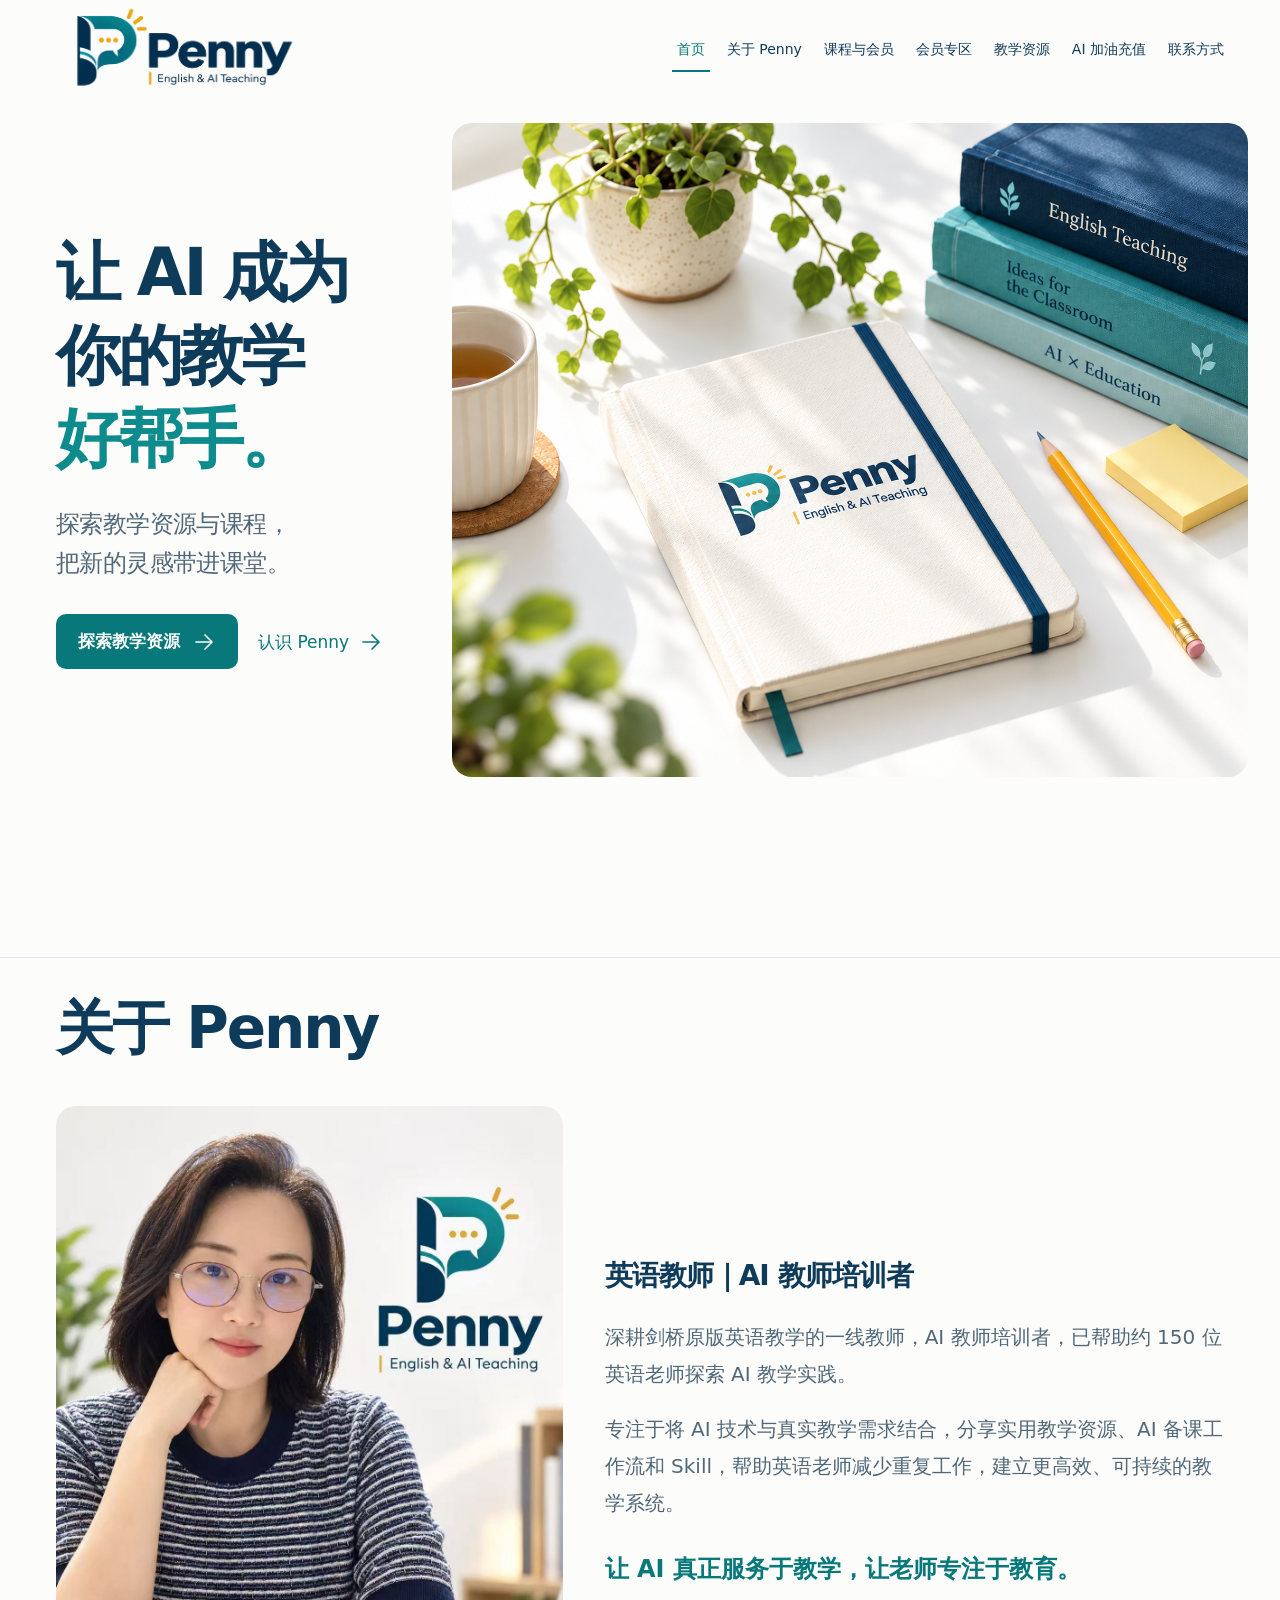
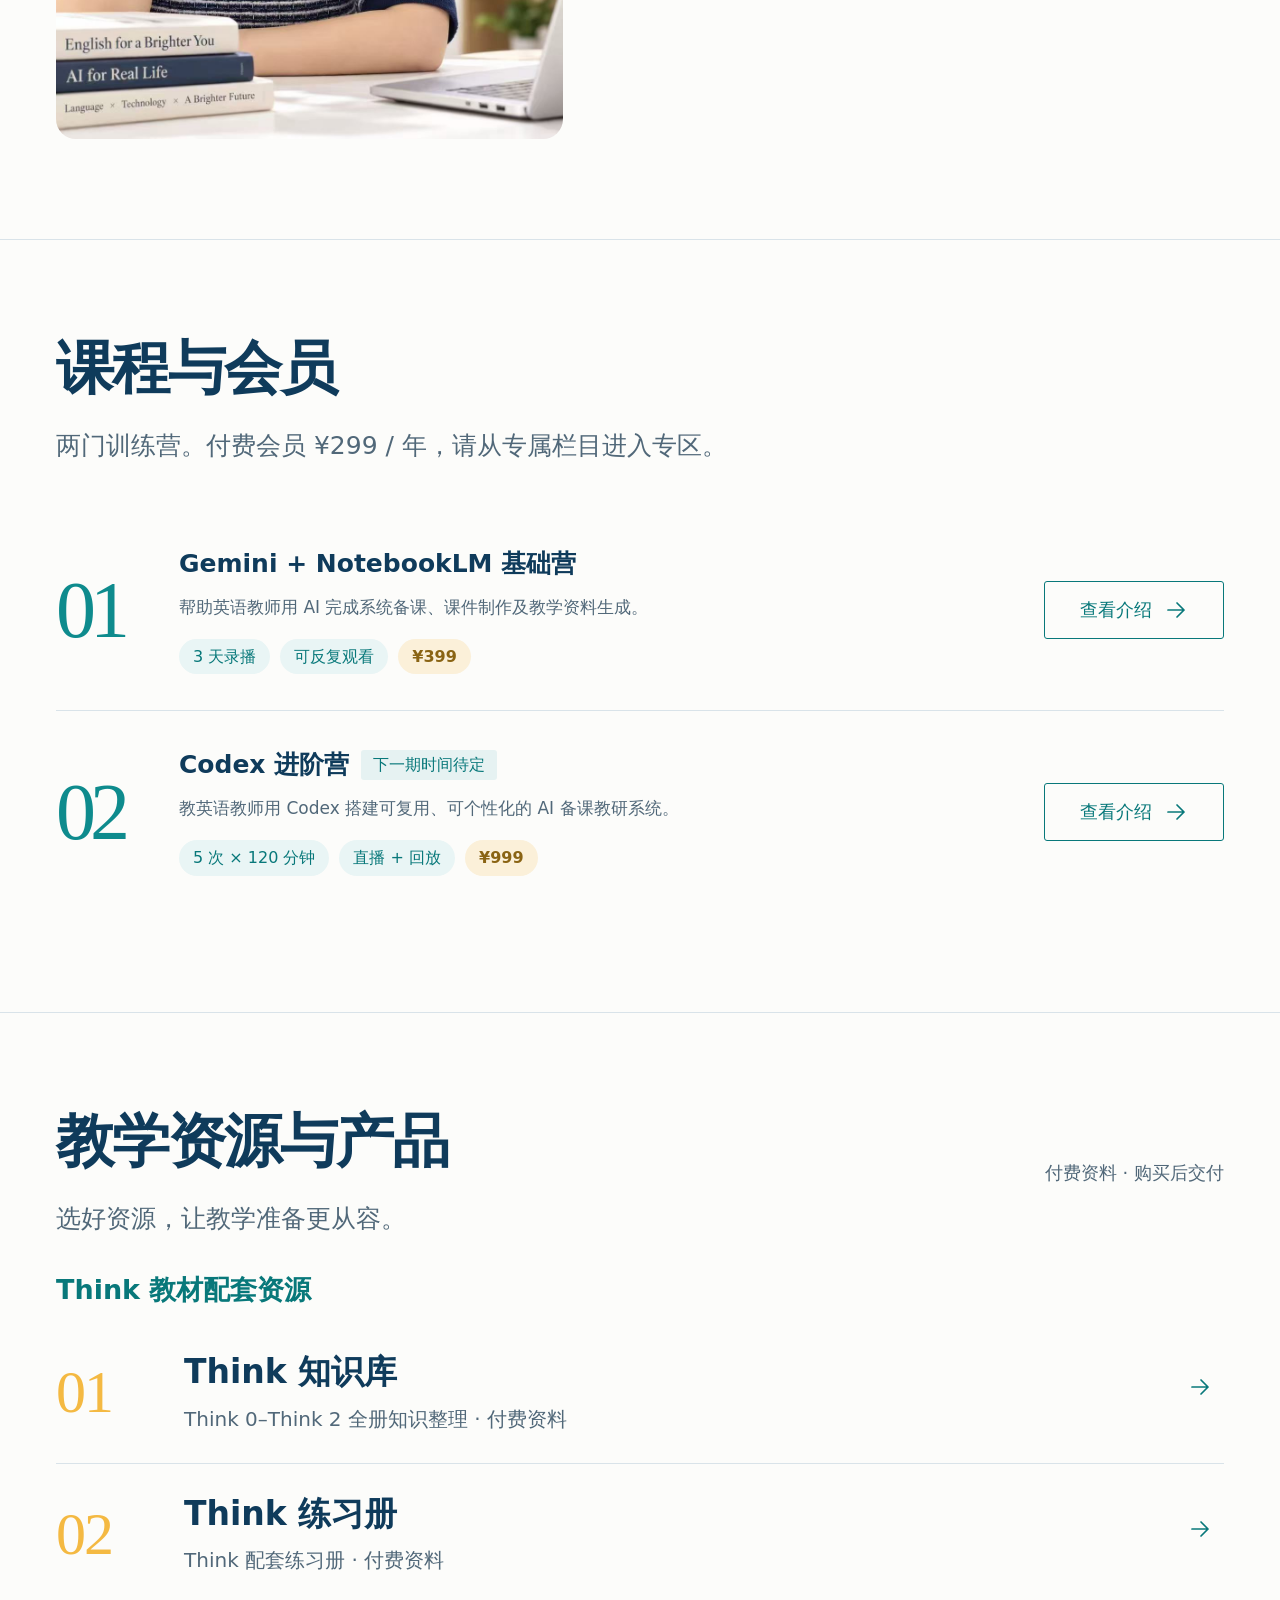
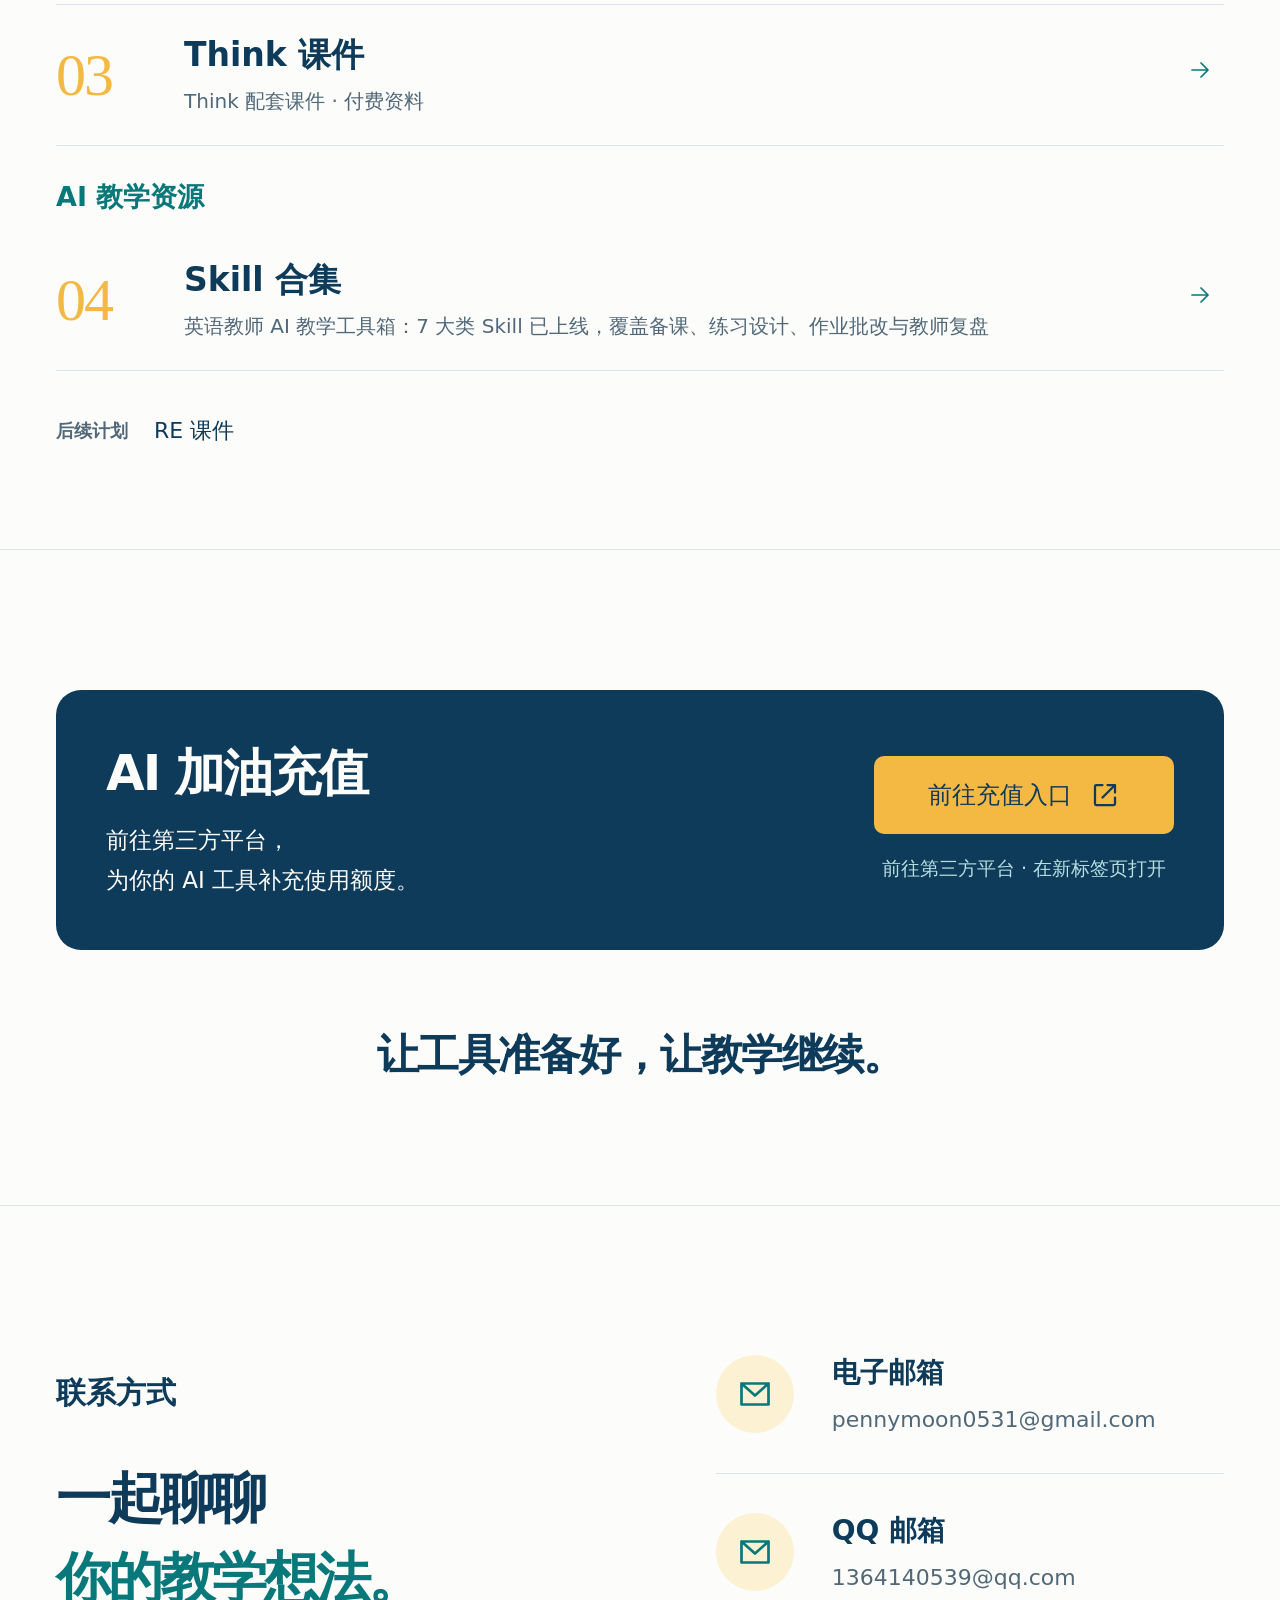
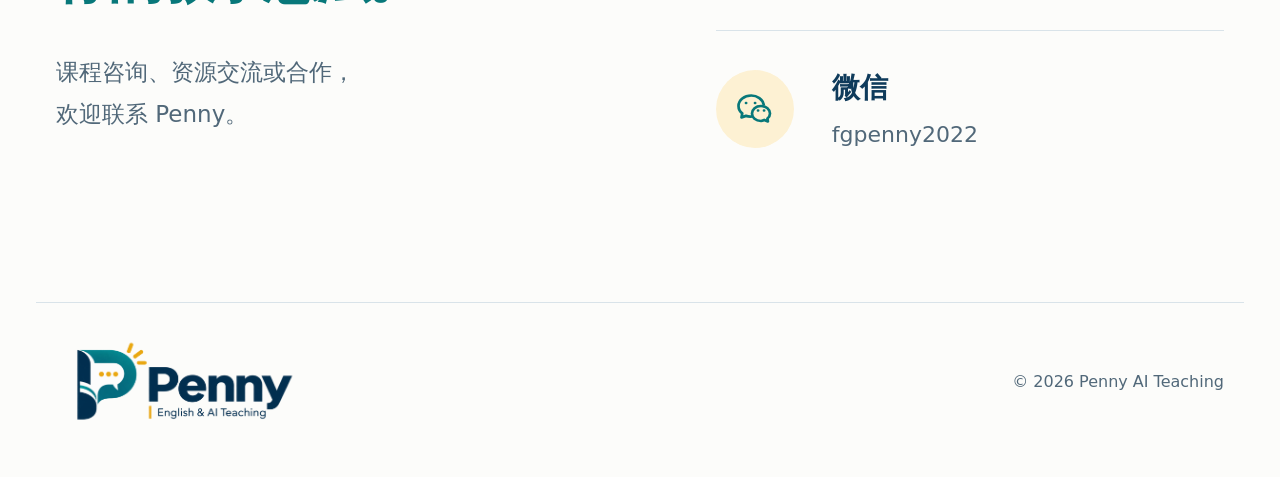
<file: index.html>
<!doctype html>
<html lang="zh-CN">
<head>
  <meta charset="UTF-8">
  <meta name="viewport" content="width=device-width, initial-scale=1">
  <meta name="theme-color" content="#FCFCFA">
  <meta name="description" content="Penny AI Teaching：面向教师的个人网站，探索教学资源、课程与 AI 实践思路。">
  <title>Penny AI Teaching｜让 AI 成为你的教学好帮手</title>
  <link rel="icon" href="assets/logo-monogram.png" type="image/png">
  <link rel="stylesheet" href="styles.css">
  <script src="site-content.js" defer></script>
  <script src="app.js" defer></script>
</head>
<body>
  <a class="skip-link" href="#main">跳到主要内容</a>
  <header class="site-header">
    <div class="header-inner container">
      <a class="wordmark" href="index.html" aria-label="Penny AI Teaching 首页">
        <img class="brand-logo" src="assets/logo-horizontal.png" alt="Penny · English &amp; AI Teaching" width="1984" height="768">
        <span class="mobile-brand" aria-hidden="true"><img src="assets/logo-monogram.png" alt="" width="64" height="64"><span><strong>Penny</strong><small>English &amp; AI Teaching</small></span></span>
      </a>
      <button class="menu-toggle" type="button" aria-expanded="false" aria-controls="main-nav" aria-label="打开导航菜单">
        <svg class="menu-open-icon" viewBox="0 0 24 24" aria-hidden="true"><path d="M4 7h16M4 12h16M4 17h16"/></svg>
        <svg class="menu-close-icon" viewBox="0 0 24 24" aria-hidden="true"><path d="m6 6 12 12M18 6 6 18"/></svg>
      </button>
      <nav id="main-nav" class="main-nav" aria-label="主要导航">
        <a href="#home" aria-current="location">首页</a>
        <a href="#about">关于 Penny</a>
        <a href="#courses">课程与会员</a>
        <a href="membership.html">会员专区</a>
        <a href="#resources">教学资源</a>
        <a href="#recharge">AI 加油充值</a>
        <a href="#contact">联系方式</a>
      </nav>
    </div>
  </header>

  <main id="main">
    <section id="home" class="hero" aria-labelledby="hero-title">
      <div class="hero-copy">
        <h1 id="hero-title">让 AI 成为<br>你的教学<br><span>好帮手。</span></h1>
        <p>探索教学资源与课程，<br>把新的灵感带进课堂。</p>
        <div class="hero-actions">
          <a class="button button-primary" href="#resources">探索教学资源 <svg class="icon" viewBox="0 0 24 24" aria-hidden="true"><path d="M4 12h16m-7-7 7 7-7 7"/></svg></a>
          <a class="text-link" href="#about">认识 Penny <svg class="icon" viewBox="0 0 24 24" aria-hidden="true"><path d="M4 12h16m-7-7 7 7-7 7"/></svg></a>
        </div>
      </div>
      <figure class="hero-media">
        <img src="assets/hero-brand.png" alt="印有 Penny 英语与 AI 教学 Logo 的笔记本、海军蓝与青绿书籍、金色铅笔和植物组成的品牌场景" width="1383" height="1137" fetchpriority="high">
      </figure>
    </section>

    <section id="about" class="section section-about" aria-labelledby="about-title">
      <div class="container">
        <h2 id="about-title" class="section-title">关于 Penny</h2>
        <div class="about-layout">
          <div class="about-brand about-photo"><img class="about-portrait" src="assets/penny-portrait.jpg" alt="Penny 个人形象图" width="1122" height="1402" loading="lazy"></div>
          <div class="about-copy">
            <h3 id="about-role" class="about-role">英语教师｜AI 教师培训者</h3>
            <div id="about-text">
              <p>深耕剑桥原版英语教学的一线教师，AI 教师培训者，已帮助约 150 位英语老师探索 AI 教学实践。</p>
              <p>专注于将 AI 技术与真实教学需求结合，分享实用教学资源、AI 备课工作流和 Skill，帮助英语老师减少重复工作，建立更高效、可持续的教学系统。</p>
            </div>
            <p id="about-motto" class="about-motto">让 AI 真正服务于教学，让老师专注于教育。</p>
          </div>
        </div>
      </div>
    </section>

    <section id="courses" class="section section-courses" aria-labelledby="courses-title">
      <div class="container">
        <h2 id="courses-title" class="section-title">课程与会员</h2>
        <p id="course-note" class="section-description">两门训练营。付费会员 ¥299 / 年，请从专属栏目进入专区。</p>
        <ol id="course-list" class="course-list" aria-label="课程列表"></ol>
        <noscript><p>Gemini + notebook 基础营、Codex 进阶营。<a href="membership.html">前往会员专区</a>。请启用 JavaScript 查看课程介绍。</p></noscript>
      </div>
    </section>

    <section id="resources" class="section" aria-labelledby="resources-title">
      <div class="container">
        <div class="section-heading">
          <div><h2 id="resources-title" class="section-title">教学资源与产品</h2><p class="section-description">选好资源，让教学准备更从容。</p></div>
          <span id="resource-status" class="section-note">产品链接待补充</span>
        </div>
        <div id="resource-groups"></div>
        <div class="resource-group">
          <h3 id="ai-resources-title" class="resource-group-title">AI 教学资源</h3>
          <ul id="resource-list" class="resource-list" aria-labelledby="ai-resources-title"></ul>
        </div>
        <div class="future-products"><h3>后续计划</h3><p id="planned-resources">RE 课件</p></div>
        <noscript><p>Think 教材配套资源：Think 知识库（包含 Think 0–Think 2）、Think 练习册、Think 课件。另有 Skill 合集与使用录播。资料入口待补充。</p></noscript>
      </div>
    </section>

    <section id="recharge" class="section section-recharge" aria-labelledby="recharge-title">
      <div class="container">
        <div class="recharge-band">
          <div><h2 id="recharge-title">AI 加油充值</h2><p>前往第三方平台，<br>为你的 AI 工具补充使用额度。</p></div>
          <div class="recharge-action">
            <div id="recharge-link-slot"></div>
            <p id="recharge-status">前往第三方平台 · 在新标签页打开</p>
          </div>
        </div>
        <p class="recharge-bottom">让工具准备好，让教学继续。</p>
      </div>
    </section>

    <section id="contact" class="section section-contact" aria-labelledby="contact-title">
      <div class="container contact-layout">
        <div class="contact-copy">
          <h2 id="contact-title" class="contact-label">联系方式</h2>
          <h3>一起聊聊<br><span>你的教学想法。</span></h3>
          <p>课程咨询、资源交流或合作，<br>欢迎联系 Penny。</p>
        </div>
        <ul id="contact-list" class="contact-list" aria-label="联系方式列表"></ul>
      </div>
    </section>
  </main>

  <footer class="site-footer">
    <div class="footer-inner">
      <a class="wordmark" href="index.html" aria-label="返回 Penny AI Teaching 首页"><img class="brand-logo" src="assets/logo-horizontal.png" alt="Penny · English &amp; AI Teaching" width="1984" height="768" loading="lazy"></a>
      <p>© 2026 Penny AI Teaching</p>
    </div>
  </footer>

  <dialog id="information-dialog" aria-labelledby="dialog-title">
    <div class="dialog-header"><h2 id="dialog-title"></h2><button id="dialog-close" type="button" class="icon-button" aria-label="关闭"><svg viewBox="0 0 24 24" aria-hidden="true"><path d="m6 6 12 12M18 6 6 18"/></svg></button></div>
    <p id="dialog-message"></p>
    <button type="button" id="dialog-ok" class="button button-primary">知道了</button>
  </dialog>
</body>
</html>
</file>
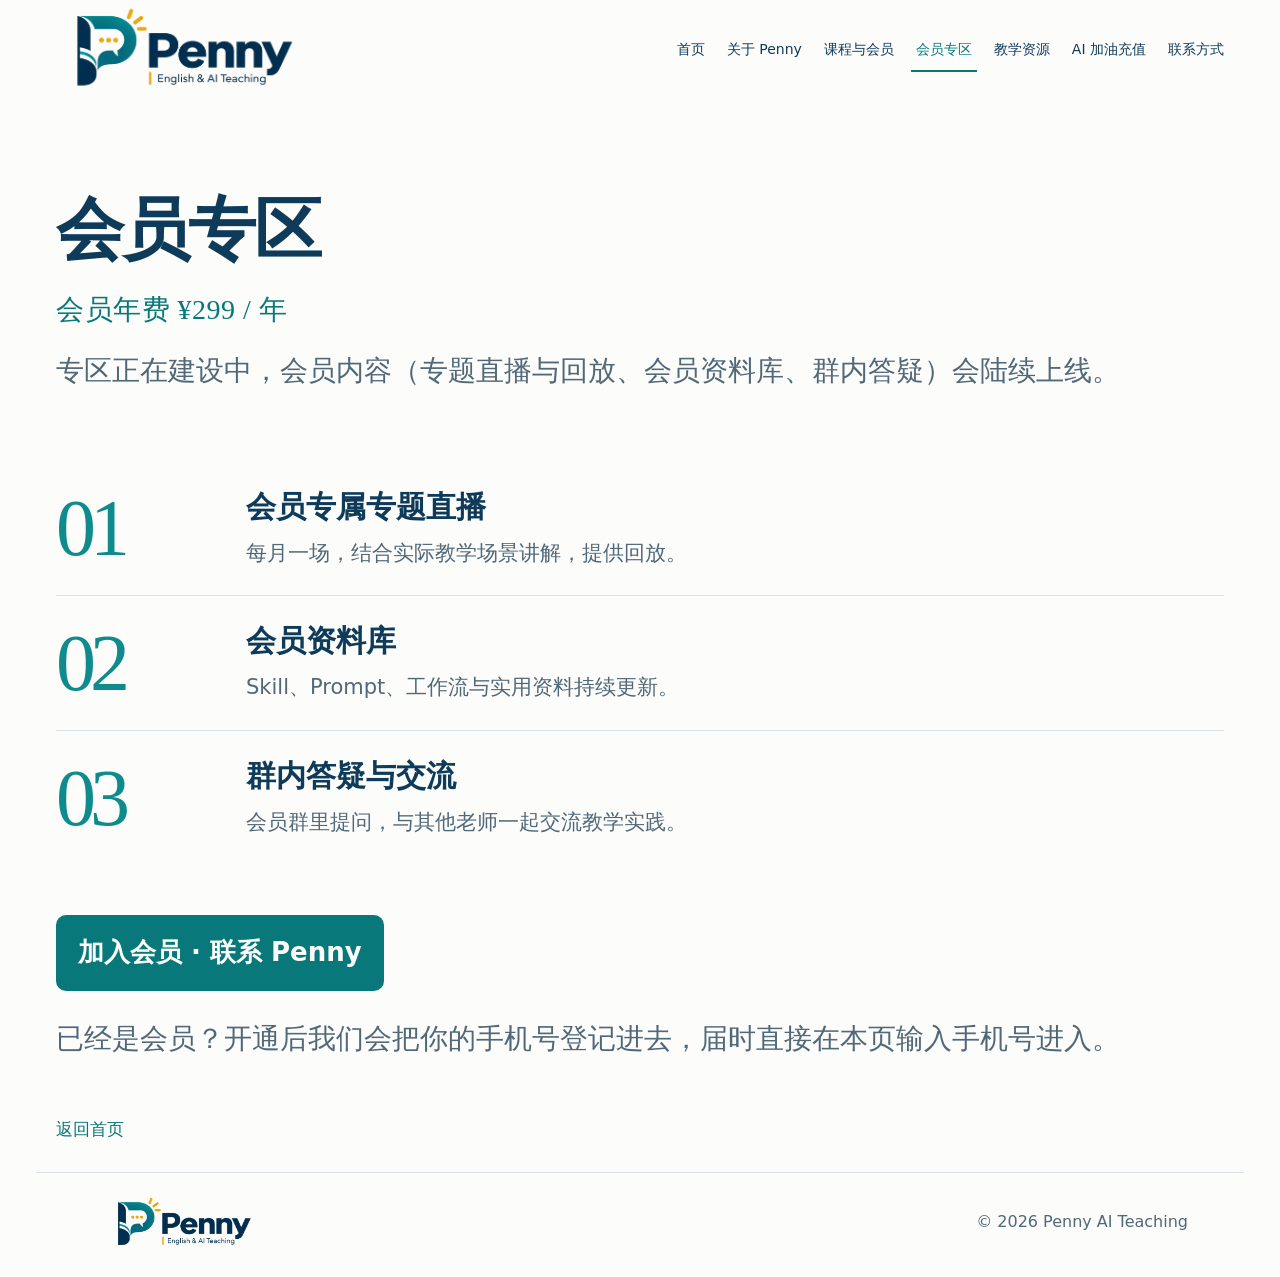
<file: membership.html>
<!doctype html>
<html lang="zh-CN">
<head>
  <meta charset="UTF-8">
  <meta name="viewport" content="width=device-width, initial-scale=1">
  <meta name="theme-color" content="#FCFCFA">
  <meta name="robots" content="noindex">
  <title>会员专区｜Penny AI Teaching</title>
  <link rel="icon" href="assets/logo-monogram.png" type="image/png">
  <link rel="stylesheet" href="styles.css">
  <script src="site-content.js" defer></script>
  <script src="app.js" defer></script>
</head>
<body>
  <a class="skip-link" href="#main">跳到主要内容</a>
  <header class="site-header">
    <div class="header-inner container">
      <a class="wordmark" href="index.html" aria-label="Penny AI Teaching 首页">
        <img class="brand-logo" src="assets/logo-horizontal.png" alt="Penny · English &amp; AI Teaching" width="1984" height="768">
        <span class="mobile-brand" aria-hidden="true"><img src="assets/logo-monogram.png" alt="" width="64" height="64"><span><strong>Penny</strong><small>English &amp; AI Teaching</small></span></span>
      </a>
      <button class="menu-toggle" type="button" aria-expanded="false" aria-controls="main-nav" aria-label="打开导航菜单">
        <svg class="menu-open-icon" viewBox="0 0 24 24" aria-hidden="true"><path d="M4 7h16M4 12h16M4 17h16"/></svg>
        <svg class="menu-close-icon" viewBox="0 0 24 24" aria-hidden="true"><path d="m6 6 12 12M18 6 6 18"/></svg>
      </button>
      <nav id="main-nav" class="main-nav" aria-label="主要导航">
        <a href="index.html#home">首页</a>
        <a href="index.html#about">关于 Penny</a>
        <a href="index.html#courses">课程与会员</a>
        <a href="membership.html" aria-current="page">会员专区</a>
        <a href="index.html#resources">教学资源</a>
        <a href="index.html#recharge">AI 加油充值</a>
        <a href="index.html#contact">联系方式</a>
      </nav>
    </div>
  </header>
  <main id="main" class="membership-page container">
    <h1 id="member-title">会员专区</h1>
    <p class="member-price">会员年费 ¥299 / 年</p>
    <p class="member-description">专区正在建设中，会员内容（专题直播与回放、会员资料库、群内答疑）会陆续上线。</p>

    <div class="member-gate">
      <ol class="member-benefits" aria-label="会员权益">
        <li class="benefit-row"><span class="course-number">01</span><div><h2 class="benefit-title">会员专属专题直播</h2><p class="benefit-description">每月一场，结合实际教学场景讲解，提供回放。</p></div></li>
        <li class="benefit-row"><span class="course-number">02</span><div><h2 class="benefit-title">会员资料库</h2><p class="benefit-description">Skill、Prompt、工作流与实用资料持续更新。</p></div></li>
        <li class="benefit-row"><span class="course-number">03</span><div><h2 class="benefit-title">群内答疑与交流</h2><p class="benefit-description">会员群里提问，与其他老师一起交流教学实践。</p></div></li>
      </ol>
      <div class="member-actions">
        <a class="button button-primary" href="index.html#contact">加入会员 · 联系 Penny</a>
      </div>
      <p class="member-description" style="margin-top:26px">已经是会员？开通后我们会把你的手机号登记进去，届时直接在本页输入手机号进入。</p>
      <a class="text-link member-back" href="index.html">返回首页</a>
    </div>
    <noscript><p>请启用 JavaScript 以正常浏览本站。</p></noscript>
  </main>
  <footer class="site-footer member-footer"><div class="footer-inner container"><a class="wordmark" href="index.html" aria-label="返回 Penny AI Teaching 首页"><img class="brand-logo" src="assets/logo-horizontal.png" alt="Penny · English &amp; AI Teaching" width="1984" height="768"></a><p>© 2026 Penny AI Teaching</p></div></footer>
  <dialog id="information-dialog" aria-labelledby="dialog-title"><div class="dialog-header"><h2 id="dialog-title"></h2><button id="dialog-close" type="button" class="icon-button" aria-label="关闭"><svg viewBox="0 0 24 24" aria-hidden="true"><path d="m6 6 12 12M18 6 6 18"/></svg></button></div><p id="dialog-message"></p><button id="dialog-ok" type="button" class="button button-primary">知道了</button></dialog>
</body>
</html>
</file>
<file: styles.css>
:root{
  --paper:#fcfcfa;--ink:#0f3b5b;--muted:#516879;--green:#08787a;--teal:#0e8b8d;
  --mint:#e9f5f5;--yellow:#f4b942;--line:#d9e3e9;--gold:#f4b942;
  --body:"Nunito","Microsoft YaHei","PingFang SC","Noto Sans CJK SC",system-ui,sans-serif;
  --serif:Georgia,"Times New Roman",serif;--header-height:96px;
}
*{box-sizing:border-box}[hidden]{display:none!important}html{scroll-behavior:auto;scroll-padding-top:112px}body{margin:0;background:var(--paper);color:var(--ink);font-family:var(--body);-webkit-font-smoothing:antialiased;line-height:1.65}
button,a{-webkit-tap-highlight-color:transparent}button,input,summary{font:inherit}button{cursor:pointer}button,a,summary{touch-action:manipulation}
a{color:inherit;text-decoration:none}button{color:inherit}button:disabled{cursor:default}
svg{display:block}figure,p,h1,h2,h3{margin:0}ul,ol{margin:0;padding:0;list-style:none}
:focus-visible{outline:3px solid #b58c26;outline-offset:6px;border-radius:3px}
.container{width:calc(100% - 256px);max-width:1280px;margin-inline:auto}
.skip-link{position:fixed;top:12px;left:20px;z-index:100;background:var(--green);color:white;padding:12px 20px;transform:translateY(-160%)}
.skip-link:focus{transform:none}
.site-header{height:var(--header-height);position:sticky;top:0;z-index:20;background:var(--paper)}
.header-inner{height:100%;display:flex;align-items:center;justify-content:space-between;gap:40px}
.wordmark{display:inline-flex;flex-direction:column;align-items:center;flex-shrink:0;line-height:1}
.wordmark-name{font:700 48px/.9 var(--serif);letter-spacing:-2.4px}
.wordmark-sub{font:16px/1.25 var(--serif);letter-spacing:.45px;margin-top:4px}
.brand-logo{width:250px;height:94px;object-fit:contain;display:block}
.mobile-brand{display:none}
.main-nav{display:flex;align-items:center;gap:34px;padding-top:4px}
.main-nav a{font-size:16px;white-space:nowrap;position:relative;padding:10px 0}
.main-nav a::after{content:"";height:2px;background:var(--green);position:absolute;left:-5px;right:-5px;bottom:0;transform:scaleX(0);transition:transform .2s}
.main-nav a:hover,.main-nav a[aria-current]{color:var(--green)}
.main-nav a[aria-current]::after{transform:scaleX(1)}
.menu-toggle{display:none}.icon{width:24px;height:24px;flex-shrink:0;stroke:currentColor;stroke-width:1.7;fill:none;stroke-linecap:round;stroke-linejoin:round}
.hero{display:grid;grid-template-columns:440px minmax(0,1fr);gap:35px;margin:27px 36px 180px max(8.333333vw,calc((100vw - 1280px)/2));align-items:center;scroll-margin-top:12px}
.hero-copy{padding-bottom:0}.hero :is(h1,h2){font-size:80px;font-weight:700;line-height:1.28;letter-spacing:-3.5px}
.hero :is(h1,h2) span{color:var(--teal)}.hero-copy>p{font-size:28px;line-height:1.65;margin-top:33px;color:#516879;letter-spacing:-.6px}
.hero-actions{display:flex;align-items:center;gap:30px;margin-top:48px;flex-wrap:wrap}
.button{display:inline-flex;align-items:center;justify-content:center;gap:12px;padding:17px 27px;border-radius:10px;border:1px solid transparent;font-size:20px;font-weight:500;line-height:1.5;min-height:60px;transition:background .2s,color .2s,transform .2s}
.button:hover{transform:translateY(-2px)}.button-primary{background:var(--green);color:var(--paper);font-weight:600}.button-primary:hover{background:#06686a}
.text-link{display:inline-flex;align-items:center;gap:10px;color:var(--green);font-size:20px;white-space:nowrap}
.text-link:hover .icon{transform:translateX(3px)}.text-link .icon{transition:transform .2s}
.hero-media{margin:0;overflow:hidden;border-radius:20px;aspect-ratio:1383/1137}
.hero-media img{width:100%;height:100%;object-fit:cover;display:block}
.section{padding:94px 0 100px;border-top:1px solid var(--line);scroll-margin-top:0}
.section-about{padding-top:36px}
.section-title{font-size:68px;line-height:1.2;font-weight:700;letter-spacing:-2px}
.section-description{color:var(--muted);font-size:25px;line-height:1.6;margin-top:22px}
.section-heading{display:flex;gap:24px;justify-content:space-between;align-items:center}
.section-note{font-size:18px;color:var(--muted);white-space:nowrap}
.about-layout{display:grid;grid-template-columns:minmax(0,.9fr) minmax(0,1.1fr);gap:68px;margin-top:42px;align-items:center}
.about-brand{aspect-ratio:1.1;display:flex;align-items:center;justify-content:center;flex-direction:column;background:var(--mint);border-radius:28px;color:#0f3b5b}
.about-brand:has(.about-logo){background:#fff;border:1px solid var(--line);overflow:hidden}
.about-logo{width:100%;height:100%;object-fit:contain;display:block}
.about-photo{aspect-ratio:1122/1402;overflow:hidden;border-radius:20px;background:transparent}.about-portrait{width:100%;height:100%;object-fit:contain;display:block}
.about-copy .about-role{font-size:30px;line-height:1.4;margin-bottom:24px}.about-copy #about-text p+p{margin-top:18px}
.about-copy .about-motto{font-size:24px;font-weight:700;color:var(--green);margin-top:28px;line-height:1.65}
.about-penny{font:700 clamp(70px,8.3vw,126px)/1 var(--serif);letter-spacing:-5px}
.about-sub{font:42px/1.3 var(--serif);letter-spacing:4px}.brand-leaf{width:64px;height:70px;margin:14px 0 6px}
.about-copy h3{font-size:43px;line-height:1.3;margin-bottom:40px;letter-spacing:-1px}
.about-copy p{font-size:22px;color:var(--muted);line-height:1.85}
.about-copy .pending-copy{margin-top:30px}
.about-focus{display:flex;align-items:center;gap:24px;color:var(--green)!important;margin-top:70px;white-space:nowrap;font-size:22px!important}
.about-focus::before,.about-focus::after{content:"";flex:1;height:1px;background:var(--line)}
.resource-list{margin-top:50px}.resource-list li{border-bottom:1px solid var(--line)}
.resource-group{margin-top:32px}.resource-group-title{font-size:27px;line-height:1.4;font-weight:700;color:var(--green)}
.resource-group .resource-list{margin-top:14px}
.resource-item summary{list-style:none}.resource-item summary::-webkit-details-marker{display:none}
.resource-item[open] .resource-arrow{transform:rotate(90deg)}
.resource-item[open] .resource-row:hover .resource-arrow{transform:rotate(90deg)}
.resource-details{margin:0 0 30px 128px;padding:8px 26px;border-left:2px solid var(--teal);font-size:18px;color:var(--muted)}
.resource-row{border:0;background:transparent;padding:27px 0;width:100%;display:grid;grid-template-columns:100px minmax(0,1fr) 36px;align-items:center;gap:28px;text-align:left}
.resource-row:hover .row-title{color:var(--green)}.resource-row:hover .resource-arrow{transform:translateX(7px)}
.row-number{font:60px/1 var(--serif);color:var(--gold);letter-spacing:-2px}
.row-title{display:block;font-size:33px;font-weight:700;line-height:1.4;transition:color .2s}
.row-description{display:block;font-size:20px;color:var(--muted);margin-top:7px}
.resource-arrow{color:var(--green);width:34px;height:34px;transition:transform .2s}
.future-products{display:flex;align-items:center;gap:26px;margin-top:30px;padding-top:12px}
.future-products h3{font-size:18px;font-weight:600;color:var(--muted)}
.future-products p{font-size:22px;color:var(--ink)}
.course-item{scroll-margin-top:112px}
.recordings{margin-top:20px;padding-top:14px;border-top:1px solid var(--line)}
.recordings h4{font-size:18px;margin:0 0 8px;color:var(--ink)}
.recordings p{font-size:16px;color:var(--muted)}
.recordings .text-link{font-size:17px}
.course-list{margin-top:44px}.course-list>li+li{border-top:1px solid var(--line)}
.course-summary{display:grid;grid-template-columns:130px minmax(0,1fr) 226px;gap:40px;align-items:center;padding:36px 0;list-style:none;cursor:pointer}
.course-summary::-webkit-details-marker{display:none}
.course-number{font:98px/1 var(--serif);color:#0e8b8d;letter-spacing:-6px}
.course-title-line{display:flex;align-items:center;gap:22px;flex-wrap:wrap}
.course-title{font-size:31px;font-weight:700;line-height:1.4;word-break:keep-all}
.example-label{padding:2px 12px;border-radius:3px;background:#e6f2f2;color:var(--green);font-size:16px;white-space:nowrap}
.course-description{display:block;font-size:20px;color:var(--muted);line-height:1.65;margin-top:12px}
.outline-control{display:flex;align-items:center;justify-content:center;gap:12px;min-height:68px;border:1px solid var(--green);border-radius:3px;color:var(--green);font-size:22px;padding:12px 20px;transition:background .2s}
.course-summary:hover .outline-control{background:#e9f5f5}
.course-item[open] .outline-control{background:var(--green);color:var(--paper)}
.course-item[open] .outline-control .icon{transform:rotate(90deg)}
.course-outline{margin:0 0 32px 170px;border-left:2px solid #56c5c6;padding:6px 28px}
.course-outline .outline-note{font-size:15px;color:var(--green);margin-bottom:10px}
.course-outline .outline-heading{font-size:22px;line-height:1.5;margin:0 0 14px}.membership-contact{font-size:18px;margin-top:18px}
.course-outline ul{list-style:disc;padding-left:20px;color:var(--muted);font-size:18px;line-height:1.9}
.section-recharge{padding-top:140px;padding-bottom:120px}
.recharge-band{background:var(--ink);color:var(--paper);border-radius:25px;padding:62px 76px;display:grid;grid-template-columns:minmax(0,1fr) 380px;gap:50px;align-items:center}
.recharge-band h2{font-size:64px;font-weight:700;line-height:1.35;letter-spacing:-2px}
.recharge-band p{font-size:28px;line-height:1.75;margin-top:12px}
.recharge-button{background:var(--yellow);color:var(--ink);padding:24px 30px;width:100%;font-size:28px;border-radius:10px;gap:18px}
.recharge-button:hover{background:#edb132}
.recharge-button .icon{width:30px;height:30px;stroke-width:1.8}
.recharge-action #recharge-status{text-align:center;font-size:19px;color:#b7dfe0;margin-top:18px}
.recharge-bottom{text-align:center;font-size:42px;font-weight:600;line-height:1.4;margin-top:76px;letter-spacing:-1.5px}
.section-contact{padding-top:110px;padding-bottom:115px}
.contact-layout{display:grid;grid-template-columns:minmax(0,1.2fr) minmax(0,1fr);gap:90px;align-items:center}
.contact-label{font-size:30px;font-weight:600;margin-bottom:42px}
.contact-copy h3{font-size:70px;font-weight:700;line-height:1.45;letter-spacing:-3px}
.contact-copy h3 span{color:var(--green)}
.contact-copy>p{font-size:27px;line-height:1.85;color:var(--muted);margin-top:32px}
.contact-list>li+li{border-top:1px solid var(--line)}
.contact-row{background:transparent;border:0;width:100%;display:flex;align-items:center;gap:38px;padding:34px 0;text-align:left}
.contact-icon{border-radius:50%;background:#fdf1d3;color:#08787a;width:78px;height:78px;display:grid;place-items:center;flex-shrink:0}
.contact-icon .icon{width:36px;height:36px;stroke-width:1.8}
.contact-name{font-size:28px;font-weight:600;display:block}.contact-value{font-size:22px;color:var(--muted);display:block;margin-top:6px;overflow-wrap:anywhere}
.contact-row>span:last-child{min-width:0}
.contact-row:hover .contact-name{color:var(--green)}
.site-footer{margin:0 36px;border-top:1px solid var(--line);padding:32px 20px 48px}
.footer-inner{display:flex;align-items:center;justify-content:space-between;gap:20px}
.site-footer p{font-size:16px;color:var(--muted)}
dialog{border:1px solid var(--line);border-radius:20px;background:var(--paper);color:var(--ink);width:min(560px,calc(100% - 32px));padding:32px}
dialog::backdrop{background:rgba(16,27,29,.4);backdrop-filter:blur(3px)}
.dialog-header{display:flex;align-items:flex-start;justify-content:space-between;gap:24px}
.dialog-header h2{font-size:26px;line-height:1.5}dialog p{font-size:18px;line-height:1.9;color:var(--muted);margin:20px 0 28px;white-space:pre-line}
dialog .button{font-size:16px;min-height:48px;padding:11px 23px}
.icon-button{border:0;background:transparent;padding:7px;flex-shrink:0}.icon-button svg{width:24px;height:24px;fill:none;stroke:currentColor;stroke-width:1.7}
.membership-page{padding:93px 0 28px;min-height:calc(100svh - var(--header-height) - 105px)}
.membership-page h1{font-size:80px;line-height:1.2;letter-spacing:-2px}.member-description{font-size:28px;line-height:1.6;color:var(--muted);margin-top:16px}
.member-gate{margin-top:68px}.member-field{max-width:880px}.member-field+.member-field{margin-top:20px}.member-field label{display:block;font-size:24px;line-height:1.5;font-weight:700;margin-bottom:12px}
.member-field input{width:100%;min-height:84px;border:1px solid var(--line);border-radius:10px;background:#fff;color:var(--ink);font-size:24px;padding:18px 24px}
.member-field input[aria-invalid=true]{border-color:#ab493c}.member-error{font-size:17px;color:#a33b30;margin-top:16px;max-width:720px}.member-actions{display:flex;align-items:center;gap:32px;flex-wrap:wrap;margin-top:30px}
.member-actions .button{min-width:220px}.member-gate .member-actions{margin-top:50px;gap:40px}.member-gate .member-actions .button{min-width:300px;min-height:76px;font-size:26px}.member-gate .member-actions .text-link{font-size:24px;font-weight:600}.member-back{margin-top:54px;font-size:24px}.member-benefits{margin-top:24px}.benefit-row{display:grid;grid-template-columns:130px minmax(0,1fr);gap:60px;align-items:center;padding:24px 0}
.benefit-row+.benefit-row{border-top:1px solid var(--line)}.benefit-title{font-size:36px;line-height:1.4;font-weight:700}.benefit-description{font-size:24px;line-height:1.7;color:var(--muted);margin-top:8px}
.logout-button{border:0;background:transparent;padding:8px 0;font:inherit;font-size:18px;color:var(--muted)}.member-footer{padding:20px 0 26px}.member-footer .brand-logo{width:180px;height:58px}
@media(min-width:1600px){.hero{grid-template-columns:470px minmax(0,1fr);max-width:1490px;margin-inline:auto}.hero :is(h1,h2){font-size:84px}}
@media(max-width:1300px){
  .container{width:calc(100% - 112px)}.main-nav{gap:22px}.main-nav a{font-size:14px}
  .hero{margin-left:56px;margin-right:32px;grid-template-columns:370px minmax(0,1fr);gap:26px}
  .hero :is(h1,h2){font-size:65px}.hero-copy>p{font-size:24px;margin-top:24px}.hero-actions{gap:20px;margin-top:30px}
  .button{font-size:17px;padding:14px 21px;min-height:54px}.text-link{font-size:17px}
  .section-title{font-size:58px}.about-layout{gap:42px}.about-copy h3{font-size:36px}.about-copy p{font-size:20px}.about-sub{font-size:34px}
  .course-summary{grid-template-columns:98px minmax(0,1fr) 180px;gap:25px}.course-title{font-size:25px}.course-description{font-size:17px}.course-number{font-size:80px}.course-outline{margin-left:123px}
  .outline-control{font-size:18px;min-height:58px}.course-title-line{gap:12px}
  .recharge-band{padding:50px;grid-template-columns:minmax(0,1fr) 300px;gap:30px}.recharge-band h2{font-size:50px}.recharge-band p{font-size:23px}.recharge-button{font-size:24px;padding:20px}
  .contact-layout{gap:50px}.contact-copy h3{font-size:55px}.contact-copy>p{font-size:23px}
}
@media(max-width:1000px){
  .container{width:calc(100% - 72px)}.main-nav{gap:18px}.main-nav a{font-size:13px}.header-inner{gap:20px}
  .wordmark-name{font-size:42px}.wordmark-sub{font-size:14px}
  .brand-logo{width:210px;height:82px}
  .hero{margin-left:36px;grid-template-columns:300px minmax(0,1fr)}.hero :is(h1,h2){font-size:54px;letter-spacing:-2px}.hero-copy>p{font-size:20px}.hero-actions{gap:15px}.button{font-size:15px;padding:12px 17px}.text-link{font-size:15px}
  .section-title{font-size:48px}.section-description{font-size:21px}.about-layout{gap:34px}.about-copy h3{font-size:29px;margin-bottom:22px}.about-copy p{font-size:18px}.about-focus{margin-top:28px;font-size:18px!important;gap:12px}
  .row-title{font-size:32px}.row-description{font-size:20px}.resource-row{grid-template-columns:75px minmax(0,1fr) 30px;gap:18px}
  .course-summary{grid-template-columns:80px minmax(0,1fr) 145px;gap:18px}.course-title{font-size:23px}.course-number{font-size:68px}.outline-control{font-size:16px;padding:12px}.example-label{font-size:13px}.course-outline{margin-left:98px}
  .recharge-band{padding:44px;grid-template-columns:minmax(0,1fr) 250px;gap:25px}.recharge-band h2{font-size:40px}.recharge-band p{font-size:20px}.recharge-button{font-size:20px}.recharge-bottom{font-size:34px}
  .contact-layout{gap:40px}.contact-copy h3{font-size:43px}.contact-copy>p{font-size:20px}.contact-row{gap:22px}.contact-name{font-size:24px}.contact-value{font-size:18px}.contact-icon{width:64px;height:64px}
}
@media(max-width:760px){
  :root{--header-height:82px}html{scroll-padding-top:102px}
  .container{width:calc(100% - 48px)}.header-inner{gap:20px}
  .wordmark-name{font-size:38px;letter-spacing:-1.8px}.wordmark-sub{font-size:12px}
  .site-header .brand-logo{display:none}.mobile-brand{display:flex;align-items:center;gap:7px;text-align:left}
  .mobile-brand>img{width:46px;height:60px;object-fit:contain}.mobile-brand>span{display:flex;flex-direction:column;gap:5px}
  .mobile-brand strong{font-family:"Poppins",var(--body);font-size:28px;line-height:1;font-weight:800;letter-spacing:-1px;color:var(--ink)}
  .mobile-brand small{font-family:"Nunito",var(--body);font-size:10px;line-height:1.2;font-weight:500;white-space:nowrap;color:var(--ink)}
  .site-footer .brand-logo{width:180px;height:70px}
  .menu-toggle{display:grid;place-items:center;width:44px;height:44px;padding:9px;border:1px solid var(--line);border-radius:8px;background:transparent}
  .menu-toggle svg{width:24px;height:24px;stroke:var(--ink);stroke-width:1.5;fill:none;stroke-linecap:round}
  .menu-close-icon{display:none!important}.menu-toggle[aria-expanded=true] .menu-close-icon{display:block!important}.menu-toggle[aria-expanded=true] .menu-open-icon{display:none}
  .main-nav{display:none;position:absolute;top:82px;left:0;right:0;padding:12px 24px 20px;background:var(--paper);border-bottom:1px solid var(--line);box-shadow:0 18px 24px rgba(16,27,29,.07)}
  .main-nav.is-open{display:flex;align-items:stretch;flex-direction:column;gap:0}.main-nav a{font-size:17px;padding:11px 4px}
  .main-nav a::after{display:none}.main-nav a[aria-current]{font-weight:600}
  .hero{margin:32px 24px 56px;display:flex;flex-direction:column;gap:38px;align-items:stretch}
  .hero-copy{padding:0}.hero :is(h1,h2){font-size:clamp(43px,10.5vw,65px);line-height:1.2;letter-spacing:-1.5px}
  .hero-copy>p{font-size:20px;line-height:1.8;margin-top:23px;letter-spacing:0}.hero-actions{margin-top:28px;gap:23px}
  .button{font-size:16px;padding:13px 20px;min-height:51px;border-radius:8px}.text-link{font-size:16px}.icon{width:22px;height:22px}
  .hero-media{border-radius:16px}.section{padding:56px 0 62px}
  .section-title{font-size:39px;letter-spacing:-1px}.section-description{font-size:17px;margin-top:16px;line-height:1.8}
  #resources-title{font-size:clamp(32px,9.4vw,39px)}
  .section-heading{align-items:stretch;flex-direction:column;gap:12px}.section-note{font-size:13px;padding-top:0}
  .about-layout{grid-template-columns:1fr;margin-top:30px;gap:34px}
  .about-brand{aspect-ratio:1.4;border-radius:18px}.about-penny{font-size:90px;letter-spacing:-4px}.about-sub{font-size:27px;letter-spacing:2px}.brand-leaf{width:42px;height:46px;margin:9px 0 2px}
  .about-copy h3{font-size:28px;margin-bottom:20px}.about-copy p{font-size:17px;line-height:1.9}.about-copy .pending-copy{margin-top:18px}.about-focus{font-size:16px!important;margin-top:30px}
  .resource-list{margin-top:26px}.resource-row{padding:26px 0;grid-template-columns:42px minmax(0,1fr) 25px;gap:14px}
  .resource-group{margin-top:28px}.resource-group-title{font-size:22px}.resource-group .resource-list{margin-top:8px}
  .future-products{align-items:flex-start;gap:12px;flex-direction:column;margin-top:22px}.future-products h3{font-size:15px}.future-products p{font-size:18px}
  .row-number{font-size:35px;letter-spacing:-1px}.row-title{font-size:23px;line-height:1.4}.row-description{font-size:15px;margin-top:5px}.resource-arrow{width:25px;height:25px}
  .resource-details{margin-left:56px;padding:4px 14px;font-size:15px}.resource-details .recordings h4{font-size:17px}.resource-details .recordings p{font-size:15px}
  .course-list{margin-top:25px}.course-summary{grid-template-columns:48px minmax(0,1fr);gap:13px;padding:28px 0}
  .course-number{font-size:45px;align-self:start;padding-top:2px;letter-spacing:-3px}.course-title-line{gap:7px;align-items:flex-start}
  .course-title{font-size:22px;line-height:1.5}.example-label{font-size:12px;padding:1px 7px}
  .course-description{font-size:15px;margin-top:10px;line-height:1.9}
  .outline-control{grid-column:2;justify-self:start;min-height:44px;padding:9px 17px;font-size:15px;gap:10px;border-radius:3px}
  .course-outline{margin-left:61px;margin-bottom:26px;padding:3px 14px}.course-outline ul{font-size:15px;line-height:1.9}.course-outline .outline-note{font-size:13px}
  .course-outline .outline-heading{font-size:18px;margin-bottom:10px}.membership-contact{font-size:15px;margin-top:14px}
  .section-recharge{padding:60px 0}
  .recharge-band{display:flex;flex-direction:column;align-items:stretch;padding:32px 25px;gap:27px;border-radius:18px}
  .recharge-band h2{font-size:33px;letter-spacing:-1px}.recharge-band p{font-size:18px;line-height:1.85;margin-top:12px}
  .recharge-button{font-size:20px;padding:18px;min-height:60px}.recharge-button .icon{width:25px;height:25px}
  .recharge-action #recharge-status{font-size:14px;margin-top:12px}.recharge-bottom{font-size:23px;margin-top:32px;letter-spacing:-.7px}
  .contact-layout{display:flex;flex-direction:column;gap:28px;align-items:stretch}
  .contact-label{font-size:22px;margin-bottom:24px}.contact-copy h3{font-size:clamp(34px,9.5vw,46px);letter-spacing:-1.3px;line-height:1.45}
  .contact-copy>p{font-size:17px;margin-top:23px;line-height:1.9}
  .contact-row{padding:23px 0;gap:20px}.contact-icon{width:58px;height:58px}.contact-icon .icon{width:28px;height:28px}
  .contact-name{font-size:21px}.contact-value{font-size:16px;margin-top:3px}
  .site-footer{margin:0 24px;padding:28px 0 34px}.footer-inner{align-items:flex-start;gap:20px}.site-footer .wordmark-name{font-size:32px}.site-footer .wordmark-sub{font-size:11px}
  .site-footer p{font-size:12px;margin-top:6px;text-align:right}
  dialog{padding:24px}.dialog-header h2{font-size:23px}dialog p{font-size:16px}
}
@media(max-width:1300px){.about-copy .about-role{font-size:28px}.membership-page h1{font-size:68px}.benefit-title{font-size:30px}.benefit-description{font-size:21px}}
@media(max-width:1000px){
  :root{--header-height:82px}html{scroll-padding-top:102px}
  .site-header .brand-logo{display:none}.mobile-brand{display:flex;align-items:center;gap:7px;text-align:left}.mobile-brand>img{width:46px;height:60px;object-fit:contain}.mobile-brand>span{display:flex;flex-direction:column;gap:5px}
  .mobile-brand strong{font-family:"Poppins",var(--body);font-size:28px;line-height:1;font-weight:800;letter-spacing:-1px}.mobile-brand small{font-size:10px;line-height:1.2;white-space:nowrap}
  .menu-toggle{display:grid;place-items:center;width:44px;height:44px;padding:9px;border:1px solid var(--line);border-radius:8px;background:transparent}.menu-toggle svg{width:24px;height:24px;stroke:var(--ink);stroke-width:1.5;fill:none;stroke-linecap:round}
  .menu-close-icon{display:none!important}.menu-toggle[aria-expanded=true] .menu-close-icon{display:block!important}.menu-toggle[aria-expanded=true] .menu-open-icon{display:none}
  .main-nav{display:none;position:absolute;top:82px;left:0;right:0;padding:12px 24px 20px;background:var(--paper);border-bottom:1px solid var(--line)}.main-nav.is-open{display:flex;align-items:stretch;flex-direction:column;gap:0}.main-nav a{font-size:17px;padding:11px 4px}.main-nav a::after{display:none}.main-nav a[aria-current]{font-weight:600}
  .about-copy .about-role{font-size:25px}.about-copy .about-motto{font-size:20px}.membership-page{padding-top:54px}.membership-page h1{font-size:58px}.member-description{font-size:23px}.benefit-row{grid-template-columns:90px minmax(0,1fr);gap:28px}.benefit-title{font-size:27px}.benefit-description{font-size:19px}
}
@media(max-width:760px){
  .about-photo{aspect-ratio:1122/1402}.about-copy .about-role{font-size:23px}.about-copy .about-motto{font-size:20px;margin-top:23px}
  .membership-page{padding-top:38px;padding-bottom:40px}.membership-page h1{font-size:clamp(34px,9vw,46px);letter-spacing:-1px}.member-description{font-size:18px;line-height:1.8}.member-gate{margin-top:32px}.member-field label{font-size:17px}.member-field input{font-size:18px;min-height:56px}.member-actions{gap:18px;margin-top:24px}.member-actions .button{min-width:180px}.member-back{margin-top:28px}
  .member-gate .member-actions{margin-top:26px;gap:20px}.member-gate .member-actions .button{min-width:180px;min-height:52px;font-size:18px}.member-gate .member-actions .text-link{font-size:16px}.member-back{font-size:16px}
  .benefit-row{grid-template-columns:45px minmax(0,1fr);gap:16px;align-items:start;padding:24px 0}.benefit-row .course-number{font-size:44px;padding-top:2px}.benefit-title{font-size:22px}.benefit-description{font-size:17px;line-height:1.85}.member-footer .footer-inner{flex-wrap:wrap;gap:12px}.member-footer p{text-align:left}
}
@media(prefers-reduced-motion:reduce){html{scroll-behavior:auto}*,*::before,*::after{transition:none!important;animation:none!important}}

/* —— 2026-10-20 补充：课程信息标签、Skill 明细、会员价格 —— */
.course-meta{display:flex;flex-wrap:wrap;gap:10px;margin-top:18px}
.meta-chip{display:inline-flex;align-items:center;padding:5px 14px;border-radius:999px;background:var(--mint);color:var(--green);font-size:16px;line-height:1.6;white-space:nowrap}
.course-meta .meta-chip:last-child{background:#fbf0d9;color:#8a6414;font-weight:700}
.resource-detail-list{display:grid;gap:0;margin:6px 0 20px}
.resource-detail-list li{display:grid;grid-template-columns:minmax(0,250px) minmax(0,1fr);gap:18px;font-size:17px;line-height:1.75;padding:11px 0;border-bottom:1px dashed var(--line)}
.resource-detail-list li:last-child{border-bottom:0}
.resource-detail-list strong{color:var(--ink);font-weight:600}
.resource-note{font-size:17px;line-height:1.8;margin:0 0 10px}
.member-price{font-family:var(--serif);font-size:28px;color:var(--green);margin-top:16px;letter-spacing:.5px}
@media(max-width:1000px){
  .resource-detail-list li{grid-template-columns:minmax(0,200px) minmax(0,1fr);gap:14px;font-size:16px}
}
@media(max-width:760px){
  .course-meta{gap:8px;margin-top:14px}
  .meta-chip{font-size:14px;padding:4px 11px}
  .resource-detail-list li{grid-template-columns:1fr;gap:2px;padding:10px 0;font-size:16px}
  .resource-note{font-size:16px}
  .member-price{font-size:21px;margin-top:12px}
}
.resource-detail-list .is-pending strong{color:var(--muted);font-weight:600}
.resource-detail-list .status-tag{display:inline-block;margin-left:10px;padding:1px 9px;border-radius:3px;background:#f1efe9;color:#8a7f6a;font-size:14px;line-height:1.9;white-space:nowrap;vertical-align:1px}
@media(max-width:760px){.resource-detail-list .status-tag{margin-left:8px;font-size:13px}}
.recharge-button{white-space:nowrap}
</file>
